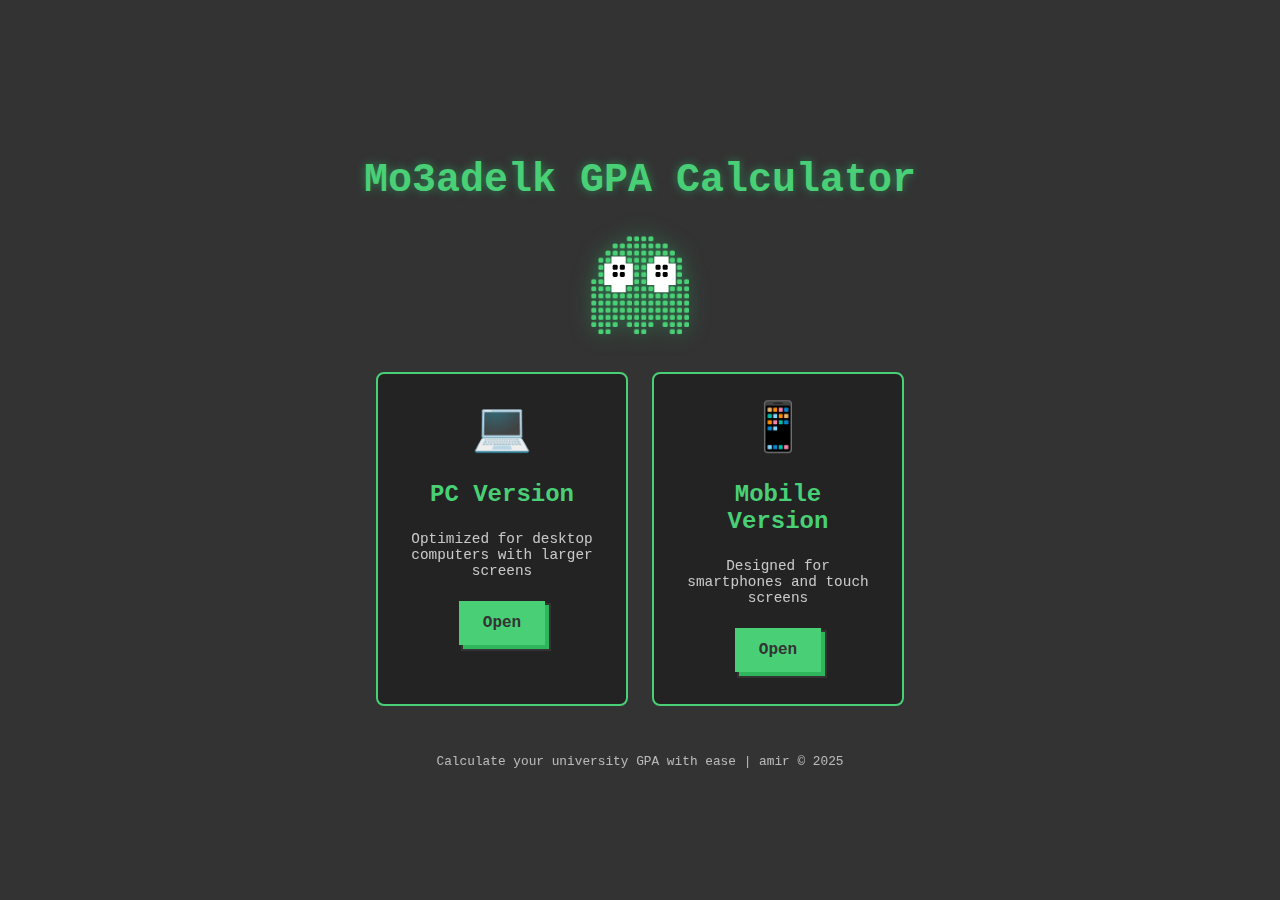
<file: index.html>
<!DOCTYPE html>
<html lang="en">
<head>
    <meta charset="UTF-8">
    <meta name="viewport" content="width=device-width, initial-scale=1.0">
    <title>Mo3adelk - GPA Calculator</title>
    <link rel="icon" type="image/png" href="number-blocks.png">
    <style>
        :root {
            --primary: hsl(140, 59%, 55%);
            --primary-dark: hsl(140, 59%, 45%);
            --dark: hsl(0, 0%, 20%);
            --light: hsl(0, 0%, 95%);
        }
        
        body {
            margin: 0;
            padding: 0;
            font-family: 'Courier New', monospace;
            background-color: var(--dark);
            color: var(--light);
            display: flex;
            flex-direction: column;
            align-items: center;
            justify-content: center;
            min-height: 100vh;
            overflow-x: hidden;
        }
        
        .container {
            text-align: center;
            padding: 2rem;
            max-width: 800px;
        }
        
        h1 {
            color: var(--primary);
            margin-bottom: 2rem;
            font-size: 2.5rem;
            text-shadow: 0 0 10px rgba(46, 204, 113, 0.5);
        }
        
        .ghost-container {
            margin: 2rem 0;
            position: relative;
        }
        
        .links-container {
            display: flex;
            flex-wrap: wrap;
            justify-content: center;
            gap: 1.5rem;
            margin-top: 2rem;
        }
        
        .calc-link {
            position: relative;
            display: flex;
            flex-direction: column;
            align-items: center;
            text-decoration: none;
            color: var(--light);
            background-color: rgba(0, 0, 0, 0.3);
            border: 2px solid var(--primary);
            border-radius: 8px;
            padding: 1.5rem;
            width: 200px;
            transition: all 0.3s ease;
        }
        
        .calc-link:hover {
            transform: translateY(-5px);
            box-shadow: 0 5px 15px rgba(46, 204, 113, 0.3);
            background-color: rgba(0, 0, 0, 0.5);
        }
        
        .calc-link h2 {
            color: var(--primary);
            margin: 1rem 0 0.5rem;
        }
        
        .calc-link p {
            font-size: 0.9rem;
            opacity: 0.8;
        }
        
        .device-icon {
            font-size: 3rem;
            margin-bottom: 0.5rem;
        }
        
        footer {
            margin-top: 3rem;
            font-size: 0.8rem;
            opacity: 0.7;
        }
        
        /* Ghost animation */
        @keyframes float {
            0%, 100% { transform: translateY(0); }
            50% { transform: translateY(-15px); }
        }
        
        .ghost {
            animation: float 3s ease-in-out infinite;
            filter: drop-shadow(0 0 10px rgba(46, 204, 113, 0.5));
        }
        
        /* Pixel button style */
        .pixel-button {
            background-color: var(--primary);
            color: var(--dark);
            border: none;
            padding: 0.8rem 1.5rem;
            font-family: 'Courier New', monospace;
            font-weight: bold;
            font-size: 1rem;
            cursor: pointer;
            position: relative;
            margin: 0.5rem;
            box-shadow: 
                4px 4px 0 var(--primary-dark),
                4px 4px 0 2px var(--dark);
            transition: all 0.2s ease;
        }
        
        .pixel-button:hover {
            transform: translate(2px, 2px);
            box-shadow: 
                2px 2px 0 var(--primary-dark),
                2px 2px 0 2px var(--dark);
        }
        
        .pixel-button:active {
            transform: translate(4px, 4px);
            box-shadow: 
                0px 0px 0 var(--primary-dark),
                0px 0px 0 2px var(--dark);
        }
    </style>
</head>
<body>
    <div class="container">
        <h1>Mo3adelk GPA Calculator</h1>
        
        <div class="ghost-container">
            <!-- Ghost SVG -->
            <svg viewBox="0 0 14 14" class="ghost" width="100" height="100">
                <defs>
                    <rect id="pixel-dot-rect" x="0.175" y="0.175" width="0.7" height="0.7" rx="0.2" />
                    <pattern id="pixel-dot-pattern" viewBox="0 0 1 1" width="1" height="1" patternUnits="userSpaceOnUse">
                        <use fill="hsl(140, 59%, 55%)" href="#pixel-dot-rect" />
                    </pattern>
                    <mask id="pixel-dot-mask">
                        <rect fill="white" width="14" height="14" />
                        <path transform="translate(0 0.5)" fill="none" stroke="black" d="M 0 0 h5M 9 0h5 M 0 1h3 M 11 1h3 M 0 2h2 M 12 2h2M 0 3h1 M 13 3h1M 0 4h1 M 13 4h1 M 0 5h1 M 13 5h1 M 4 12h1 M 9 12h1 M 0 13h1 M 3 13h3 M8 13h3 M 13 13h1" />
                    </mask>
                </defs>
                <rect mask="url(#pixel-dot-mask)" fill="url(#pixel-dot-pattern)" width="14" height="14" />
                <g class="eye">
                    <g transform="translate(2 3)">
                        <path transform="translate(0 0.5)" fill="none" stroke="white" d="M 1 0 h2 M 0 1h4 M 0 2h4 M 0 3h4 M 1 4h2" />
                        <g fill="black" class="dot">
                            <use transform="translate(1 1)" href="#pixel-dot-rect" />
                            <use transform="translate(2 1)" href="#pixel-dot-rect" />
                            <use transform="translate(1 2)" href="#pixel-dot-rect" />
                            <use transform="translate(2 2)" href="#pixel-dot-rect" />
                        </g>
                    </g>
                </g>
                <g class="eye">
                    <g transform="translate(8 3)">
                        <path transform="translate(0 0.5)" fill="none" stroke="white" d="M 1 0 h2 M 0 1h4 M 0 2h4 M 0 3h4 M 1 4h2" />
                        <g fill="black" class="dot">
                            <use transform="translate(1 1)" href="#pixel-dot-rect" />
                            <use transform="translate(2 1)" href="#pixel-dot-rect" />
                            <use transform="translate(1 2)" href="#pixel-dot-rect" />
                            <use transform="translate(2 2)" href="#pixel-dot-rect" />
                        </g>
                    </g>
                </g>
            </svg>
        </div>
        
        <div class="links-container">
            <a href="pc2.html" class="calc-link">
                <div class="device-icon">💻</div>
                <h2>PC Version</h2>
                <p>Optimized for desktop computers with larger screens</p>
                <button class="pixel-button">Open</button>
            </a>
            
            <a href="ph2.html" class="calc-link">
                <div class="device-icon">📱</div>
                <h2>Mobile Version</h2>
                <p>Designed for smartphones and touch screens</p>
                <button class="pixel-button">Open</button>
            </a>
        </div>
        
        <footer>
            Calculate your university GPA with ease | amir © 2025
        </footer>
    </div>
</body>
</html>
</file>
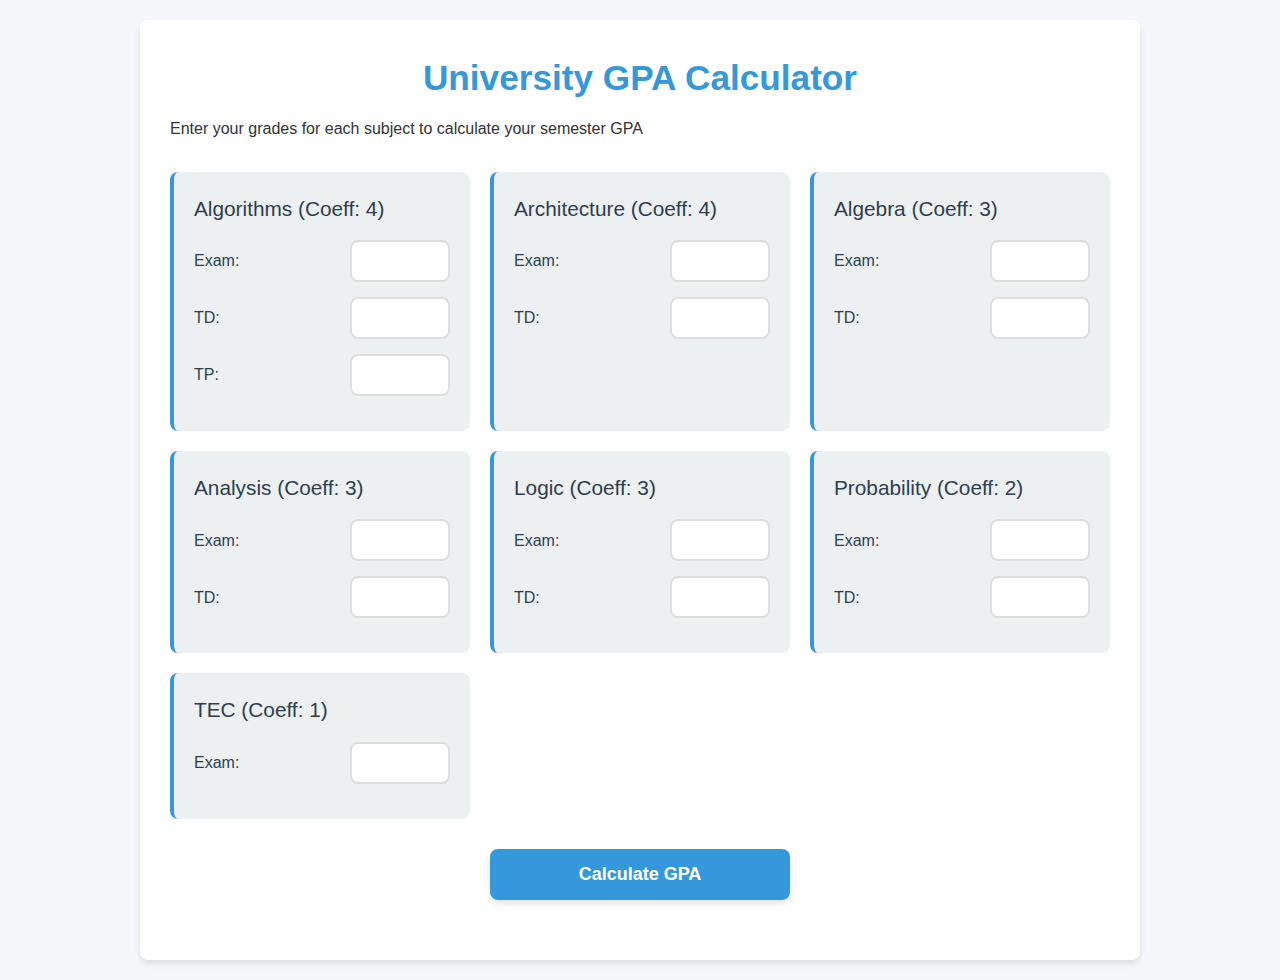
<file: pc2.html>
<!DOCTYPE html>
<html lang="en">
<head>
    <meta charset="UTF-8">
    <meta name="viewport" content="width=device-width, initial-scale=1.0">
    <title>University GPA Calculator</title>
    <link rel="icon" type="image/png" href="number-blocks.png">
    <link rel="stylesheet" href="s2.css">
    
</head>
<body>
    <main>
        <div id="header">
            <h1>University GPA Calculator</h1>
            <p>Enter your grades for each subject to calculate your semester GPA</p>
        </div>

        <div id="inputs-container">
            <!-- Algorithms (Coefficient 4) -->
            <div class="subject-group">
                <h3>Algorithms (Coeff: 4)</h3>
                <div class="input-field">
                    <label>Exam:</label>
                    <input type="number" id="exame algo" min="0" max="20" step="0.1">
                </div>
                <div class="input-field">
                    <label>TD:</label>
                    <input type="number" id="td algo" min="0" max="20" step="0.1">
                </div>
                <div class="input-field">
                    <label>TP:</label>
                    <input type="number" id="tp algo" min="0" max="20" step="0.1">
                </div>
            </div>

            <!-- Architecture (Coefficient 4) -->
            <div class="subject-group">
                <h3>Architecture (Coeff: 4)</h3>
                <div class="input-field">
                    <label>Exam:</label>
                    <input type="number" id="exame arch" min="0" max="20" step="0.1">
                </div>
                <div class="input-field">
                    <label>TD:</label>
                    <input type="number" id="td arch" min="0" max="20" step="0.1">
                </div>
            </div>

            <!-- Algebra (Coefficient 3) -->
            <div class="subject-group">
                <h3>Algebra (Coeff: 3)</h3>
                <div class="input-field">
                    <label>Exam:</label>
                    <input type="number" id="exame algb" min="0" max="20" step="0.1">
                </div>
                <div class="input-field">
                    <label>TD:</label>
                    <input type="number" id="td algb" min="0" max="20" step="0.1">
                </div>
            </div>

            <!-- Analysis (Coefficient 3) -->
            <div class="subject-group">
                <h3>Analysis (Coeff: 3)</h3>
                <div class="input-field">
                    <label>Exam:</label>
                    <input type="number" id="exame ana" min="0" max="20" step="0.1">
                </div>
                <div class="input-field">
                    <label>TD:</label>
                    <input type="number" id="td ana" min="0" max="20" step="0.1">
                </div>
            </div>

            <!-- Logic (Coefficient 3) -->
            <div class="subject-group">
                <h3>Logic (Coeff: 3)</h3>
                <div class="input-field">
                    <label>Exam:</label>
                    <input type="number" id="exame log" min="0" max="20" step="0.1">
                </div>
                <div class="input-field">
                    <label>TD:</label>
                    <input type="number" id="td log" min="0" max="20" step="0.1">
                </div>
            </div>

            <!-- Probability (Coefficient 2) -->
            <div class="subject-group">
                <h3>Probability (Coeff: 2)</h3>
                <div class="input-field">
                    <label>Exam:</label>
                    <input type="number" id="exame proba" min="0" max="20" step="0.1">
                </div>
                <div class="input-field">
                    <label>TD:</label>
                    <input type="number" id="td proba" min="0" max="20" step="0.1">
                </div>
            </div>

            <!-- TEC (Coefficient 1) -->
            <div class="subject-group">
                <h3>TEC (Coeff: 1)</h3>
                <div class="input-field">
                    <label>Exam:</label>
                    <input type="number" id="exame tec" min="0" max="20" step="0.1">
                </div>
            </div>
        </div>

        <div id="outputs">
            <button id="button">Calculate GPA</button>
            <div id="fo9">
                <h3>🎉 Congratulations! Your GPA: </h3><p>0.00</p>
            </div>
            <div id="t7t">
                <h3>😞 Your GPA: </h3><p>0.00</p>
            </div>
        </div>
    </main>
    <script src="lo.js"></script>
</body>
</html>
</file>
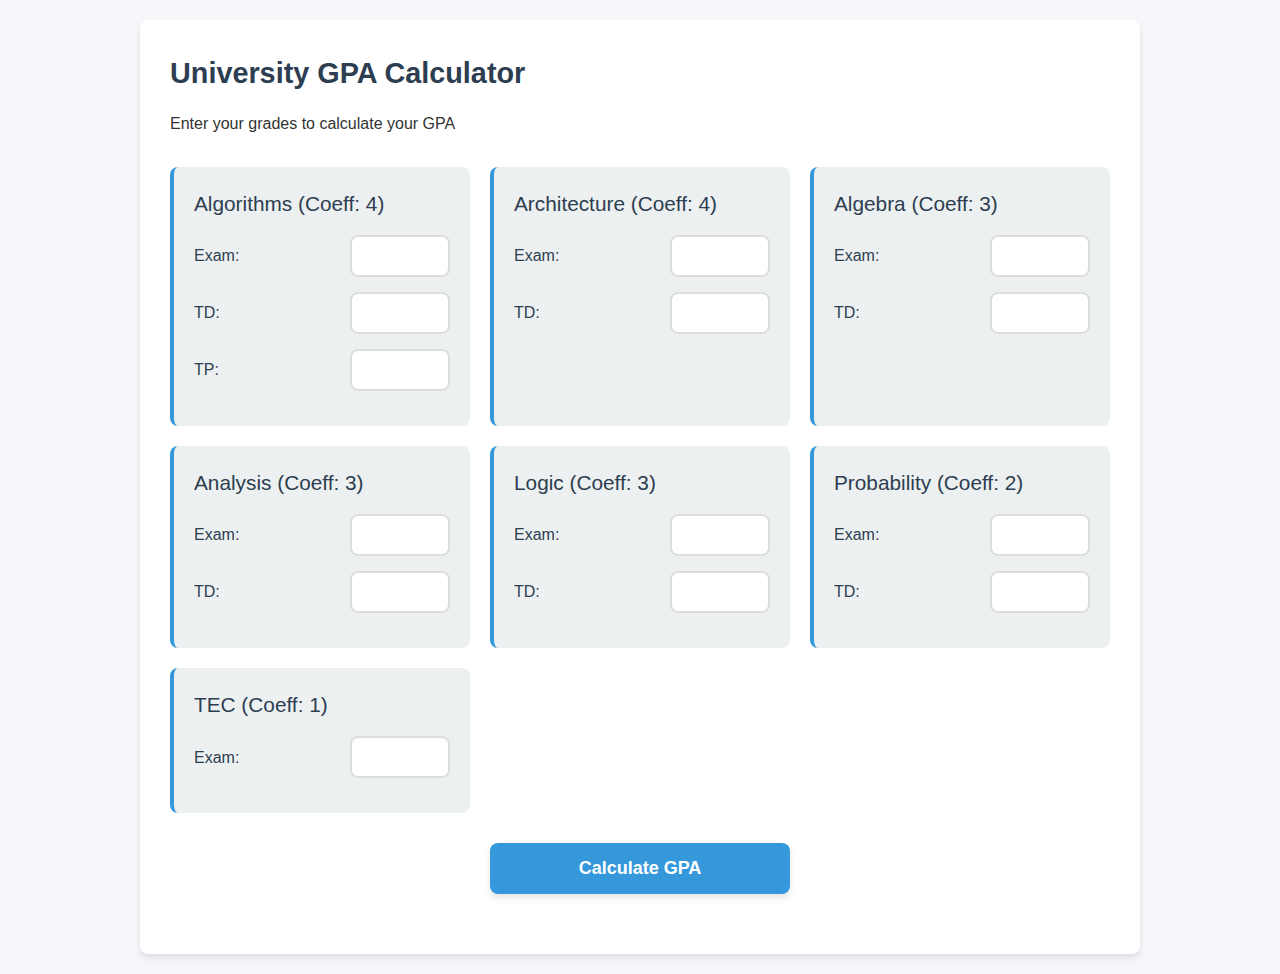
<file: ph2.html>
<!DOCTYPE html>
<html lang="en">
<head>
    <meta charset="UTF-8">
    <meta name="viewport" content="width=device-width, initial-scale=1.0">
    <title>University GPA Calculator</title>
    <link rel="icon" type="image/png" href="number-blocks.png">
    <link rel="stylesheet" href="s2.css">
</head>
<body>
    <main>
        <div id="header">
            <h2>University GPA Calculator</h2>
            <p>Enter your grades to calculate your GPA</p>
        </div>

        <div id="inputs-container">
            <!-- Algorithms (Coefficient 4) -->
            <div class="subject-group">
                <h3>Algorithms (Coeff: 4)</h3>
                <div class="input-field">
                    <label>Exam:</label>
                    <input type="number" id="exame algo" min="0" max="20" step="0.1">
                </div>
                <div class="input-field">
                    <label>TD:</label>
                    <input type="number" id="td algo" min="0" max="20" step="0.1">
                </div>
                <div class="input-field">
                    <label>TP:</label>
                    <input type="number" id="tp algo" min="0" max="20" step="0.1">
                </div>
            </div>

            <!-- Architecture (Coefficient 4) -->
            <div class="subject-group">
                <h3>Architecture (Coeff: 4)</h3>
                <div class="input-field">
                    <label>Exam:</label>
                    <input type="number" id="exame arch" min="0" max="20" step="0.1">
                </div>
                <div class="input-field">
                    <label>TD:</label>
                    <input type="number" id="td arch" min="0" max="20" step="0.1">
                </div>
            </div>

            <!-- Algebra (Coefficient 3) -->
            <div class="subject-group">
                <h3>Algebra (Coeff: 3)</h3>
                <div class="input-field">
                    <label>Exam:</label>
                    <input type="number" id="exame algb" min="0" max="20" step="0.1">
                </div>
                <div class="input-field">
                    <label>TD:</label>
                    <input type="number" id="td algb" min="0" max="20" step="0.1">
                </div>
            </div>

            <!-- Analysis (Coefficient 3) -->
            <div class="subject-group">
                <h3>Analysis (Coeff: 3)</h3>
                <div class="input-field">
                    <label>Exam:</label>
                    <input type="number" id="exame ana" min="0" max="20" step="0.1">
                </div>
                <div class="input-field">
                    <label>TD:</label>
                    <input type="number" id="td ana" min="0" max="20" step="0.1">
                </div>
            </div>

            <!-- Logic (Coefficient 3) -->
            <div class="subject-group">
                <h3>Logic (Coeff: 3)</h3>
                <div class="input-field">
                    <label>Exam:</label>
                    <input type="number" id="exame log" min="0" max="20" step="0.1">
                </div>
                <div class="input-field">
                    <label>TD:</label>
                    <input type="number" id="td log" min="0" max="20" step="0.1">
                </div>
            </div>

            <!-- Probability (Coefficient 2) -->
            <div class="subject-group">
                <h3>Probability (Coeff: 2)</h3>
                <div class="input-field">
                    <label>Exam:</label>
                    <input type="number" id="exame proba" min="0" max="20" step="0.1">
                </div>
                <div class="input-field">
                    <label>TD:</label>
                    <input type="number" id="td proba" min="0" max="20" step="0.1">
                </div>
            </div>

            <!-- TEC (Coefficient 1) -->
            <div class="subject-group">
                <h3>TEC (Coeff: 1)</h3>
                <div class="input-field">
                    <label>Exam:</label>
                    <input type="number" id="exame tec" min="0" max="20" step="0.1">
                </div>
            </div>
        </div>

        <div id="outputs">
            <button id="button">Calculate GPA</button>
            <div id="fo9">
                <h3>🎉 Congratulations! Your GPA: </h3><p>0.00</p>
            </div>
            <div id="t7t">
                <h3>😞 Your GPA: </h3><p>0.00</p>
            </div>
        </div>
    </main>
    <script src="lo.js"></script>
</body>
</html>
</file>
<file: s2.css>
/* Shared Base Styles */
:root {
  --primary-color: #3498db;
  --success-color: #2ecc71;
  --danger-color: #e74c3c;
  --light-color: #ecf0f1;
  --dark-color: #2c3e50;
  --border-radius: 8px;
  --box-shadow: 0 4px 6px rgba(0, 0, 0, 0.1);
  --transition: all 0.3s ease;
}

* {
  box-sizing: border-box;
  margin: 0;
  padding: 0;
}

body {
  font-family: 'Segoe UI', Tahoma, Geneva, Verdana, sans-serif;
  line-height: 1.6;
  color: #333;
  background-color: #f5f7fa;
  padding: 20px;
  transition: var(--transition);
}

main {
  max-width: 1000px;
  margin: 0 auto;
  background-color: white;
  padding: 30px;
  border-radius: var(--border-radius);
  box-shadow: var(--box-shadow);
}

h1, h2, h3 {
  color: var(--dark-color);
  margin-bottom: 15px;
}

h1 {
  font-size: 2.2rem;
  text-align: center;
  margin-bottom: 10px;
  color: var(--primary-color);
}

h2 {
  font-size: 1.8rem;
}

h3 {
  font-size: 1.3rem;
  font-weight: 500;
}

/* Input Sections */
#inputs-container {
  display: grid;
  grid-template-columns: repeat(auto-fill, minmax(300px, 1fr));
  gap: 20px;
  margin: 30px 0;
}

.subject-group {
  padding: 20px;
  border-radius: var(--border-radius);
  background-color: var(--light-color);
  transition: var(--transition);
  border-left: 4px solid var(--primary-color);
}

.subject-group:hover {
  transform: translateY(-3px);
  box-shadow: var(--box-shadow);
}

.input-field {
  display: flex;
  justify-content: space-between;
  align-items: center;
  margin: 15px 0;
}

label {
  font-weight: 500;
  color: var(--dark-color);
  flex: 1;
}

input[type="number"] {
  width: 100px;
  padding: 10px;
  border: 2px solid #ddd;
  border-radius: var(--border-radius);
  font-size: 16px;
  transition: var(--transition);
}

input[type="number"]:focus {
  border-color: var(--primary-color);
  outline: none;
  box-shadow: 0 0 0 3px rgba(52, 152, 219, 0.2);
}

/* Button Styles */
#button {
  display: block;
  width: 100%;
  max-width: 300px;
  margin: 30px auto;
  padding: 15px;
  background-color: var(--primary-color);
  color: white;
  border: none;
  border-radius: var(--border-radius);
  font-size: 18px;
  font-weight: 600;
  cursor: pointer;
  transition: var(--transition);
  box-shadow: var(--box-shadow);
}

#button:hover {
  background-color: #2980b9;
  transform: translateY(-2px);
  box-shadow: 0 6px 8px rgba(0, 0, 0, 0.15);
}

#button:active {
  transform: translateY(0);
}

/* Results Section */
#outputs {
  text-align: center;
  margin-top: 30px;
}

#fo9, #t7t {
  display: none;
  justify-content: center;
  align-items: center;
  margin: 20px auto;
  padding: 15px 25px;
  border-radius: var(--border-radius);
  max-width: 400px;
  transition: var(--transition);
}

#fo9 {
  background-color: rgba(46, 204, 113, 0.1);
  border-left: 4px solid var(--success-color);
}

#t7t {
  background-color: rgba(231, 76, 60, 0.1);
  border-left: 4px solid var(--danger-color);
}

#fo9 h3, #t7t h3 {
  margin-bottom: 0;
  margin-right: 10px;
}

#fo9 p {
  color: var(--success-color);
  font-size: 24px;
  font-weight: 700;
}

#t7t p {
  color: var(--danger-color);
  font-size: 24px;
  font-weight: 700;
}

/* Responsive Design */
@media (max-width: 768px) {
  body {
    padding: 10px;
  }
  
  main {
    padding: 20px;
  }
  
  #inputs-container {
    grid-template-columns: 1fr;
  }
  
  .subject-group {
    padding: 15px;
  }
  
  input[type="number"] {
    width: 80px;
    padding: 8px;
  }
  
  #button {
    max-width: 100%;
    padding: 12px;
  }
  
  h1 {
    font-size: 1.8rem;
  }
  
  h2 {
    font-size: 1.5rem;
  }
  
  h3 {
    font-size: 1.1rem;
  }
}
</file>
